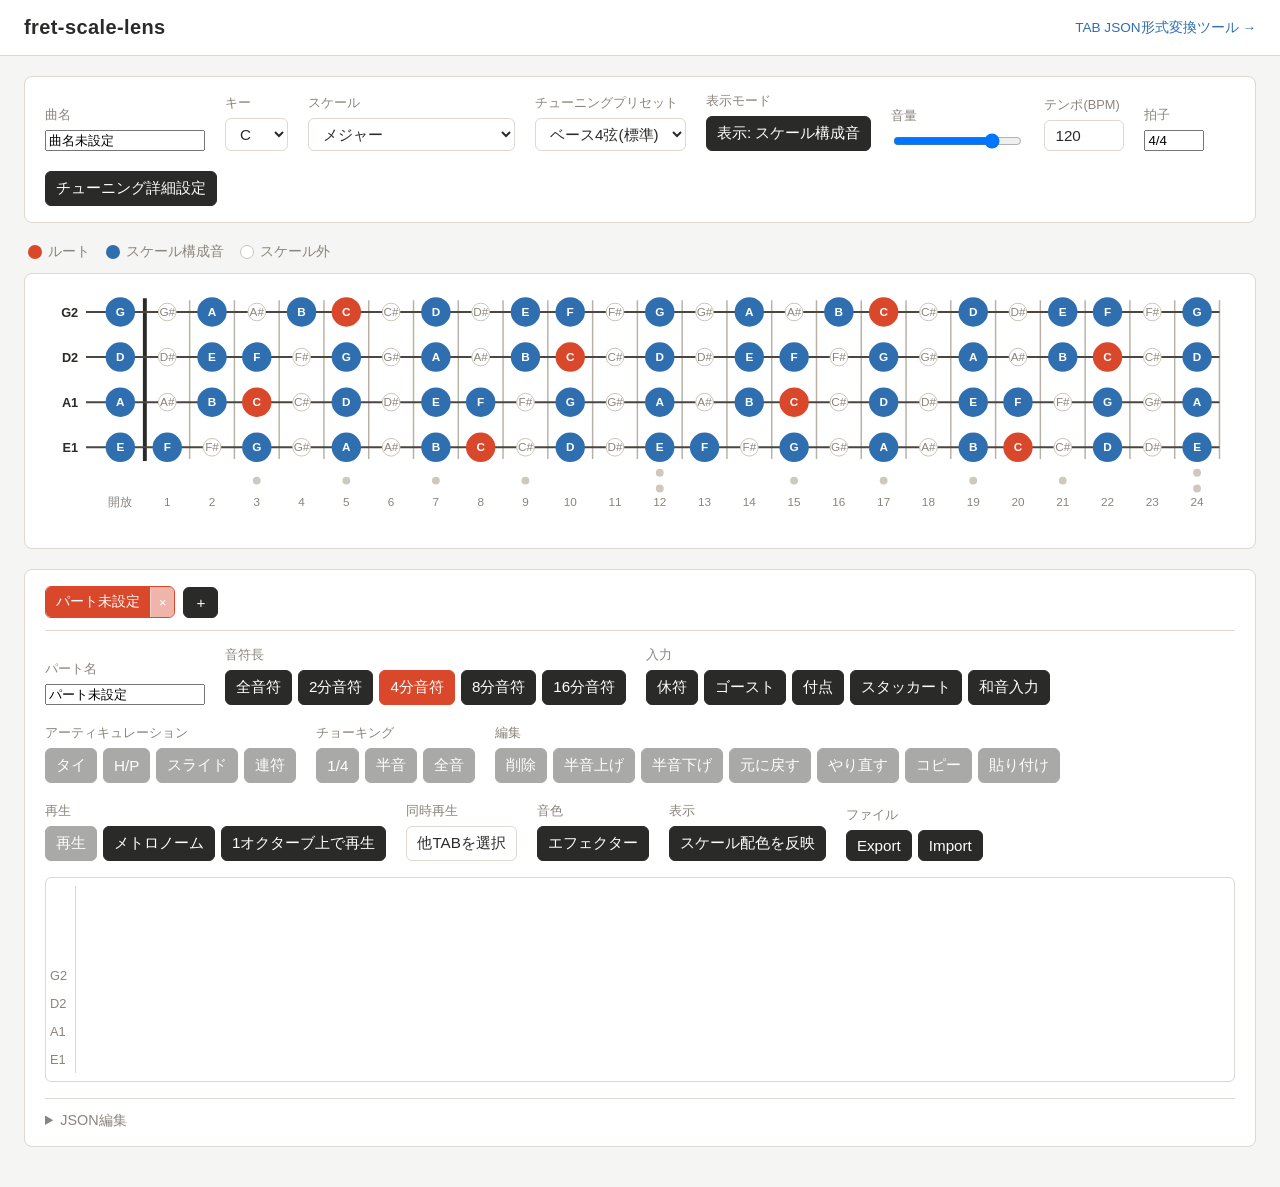
<file: index.html>
<!DOCTYPE html>
<html lang="ja">
<head>
<meta charset="UTF-8">
<meta name="viewport" content="width=device-width, initial-scale=1.0">
<title>fret-scale-lens</title>
<meta name="description" content="弦楽器のフレットボード上の音名表示と、キー・スケールに対応するフレット位置をハイライト表示するツール">
<meta property="og:title" content="fret-scale-lens">
<meta property="og:description" content="弦楽器のフレットボード上の音名表示と、キー・スケールに対応するフレット位置をハイライト表示するツール">
<meta property="og:type" content="website">
<link rel="stylesheet" href="style.css">
</head>
<body>
<header class="app-header">
  <h1>fret-scale-lens</h1>
  <a class="app-header-link" href="convert.html">TAB JSON形式変換ツール →</a>
</header>

<div id="toast-container" class="toast-container" aria-live="polite"></div>

<main>
  <section class="controls" aria-label="コントロール">
    <div class="control-group">
      <label for="song-title-input">曲名</label>
      <input type="text" id="song-title-input">
    </div>

    <div class="control-group">
      <label for="key-select">キー</label>
      <select id="key-select"></select>
    </div>

    <div class="control-group">
      <label for="scale-select">スケール</label>
      <select id="scale-select"></select>
    </div>

    <div class="control-group">
      <label for="preset-select">チューニングプリセット</label>
      <select id="preset-select"></select>
    </div>

    <div class="control-group">
      <label for="display-mode-toggle">表示モード</label>
      <button id="display-mode-toggle" type="button" aria-pressed="false"></button>
    </div>

    <div class="control-group">
      <label for="master-volume">音量</label>
      <input type="range" id="master-volume" min="0" max="1" step="0.01">
    </div>

    <div class="control-group">
      <label for="tempo-input">テンポ(BPM)</label>
      <input type="number" id="tempo-input" min="20" max="300">
    </div>

    <div class="control-group">
      <label for="time-signature-input">拍子</label>
      <input type="text" id="time-signature-input" size="5" placeholder="4/4">
    </div>

    <div class="control-group">
      <button id="tuning-detail-btn" type="button">チューニング詳細設定</button>
    </div>
  </section>

  <div id="legend" class="legend" aria-label="凡例"></div>

  <section id="fretboard-container" class="fretboard-container" aria-label="フレットボード"></section>

  <section id="tab-section" class="tab-section" aria-label="TAB譜">
    <div id="tab-bar" class="tab-bar" role="tablist" aria-label="TAB一覧">
      <div id="tab-bar-list" class="tab-bar-list"></div>
      <button id="tab-add-btn" type="button" aria-label="新規TAB作成">+</button>
    </div>

    <div class="tab-toolbar">
      <div class="control-group">
        <label for="tab-title-input">パート名</label>
        <input type="text" id="tab-title-input">
      </div>

      <div class="control-group">
        <label>音符長</label>
        <div id="duration-buttons" class="button-group"></div>
      </div>

      <div class="control-group">
        <label>入力</label>
        <div class="button-group">
          <button id="tab-rest-btn" type="button">休符</button>
          <button id="tab-ghost-btn" type="button" aria-pressed="false">ゴースト</button>
          <button id="tab-dotted-btn" type="button" aria-pressed="false">付点</button>
          <button id="tab-staccato-btn" type="button" aria-pressed="false">スタッカート</button>
          <button id="tab-chord-btn" type="button" aria-pressed="false">和音入力</button>
        </div>
      </div>

      <div class="control-group">
        <label>アーティキュレーション</label>
        <div class="button-group">
          <button id="tab-tie-btn" type="button">タイ</button>
          <button id="tab-hammer-pull-btn" type="button">H/P</button>
          <button id="tab-slide-btn" type="button">スライド</button>
          <button id="tab-tuplet-btn" type="button">連符</button>
        </div>
      </div>

      <div class="control-group">
        <label>チョーキング</label>
        <div id="bend-buttons" class="button-group"></div>
      </div>

      <div class="control-group">
        <label>編集</label>
        <div class="button-group">
          <button id="tab-delete-btn" type="button">削除</button>
          <button id="tab-transpose-up-btn" type="button">半音上げ</button>
          <button id="tab-transpose-down-btn" type="button">半音下げ</button>
          <button id="tab-undo-btn" type="button">元に戻す</button>
          <button id="tab-redo-btn" type="button">やり直す</button>
          <button id="tab-copy-btn" type="button">コピー</button>
          <button id="tab-paste-btn" type="button">貼り付け</button>
        </div>
      </div>

      <div class="control-group">
        <label>再生</label>
        <div class="button-group">
          <button id="tab-play-btn" type="button">再生</button>
          <button id="tab-metronome-btn" type="button" aria-pressed="false">メトロノーム</button>
          <button id="tab-octave-up-btn" type="button" aria-pressed="false">1オクターブ上で再生</button>
        </div>
      </div>

      <div class="control-group">
        <label>同時再生</label>
        <details id="simul-play-details" class="simul-play-details">
          <summary>他TABを選択</summary>
          <div id="simul-play-list" class="simul-play-list"></div>
        </details>
      </div>

      <div class="control-group">
        <label>音色</label>
        <div class="button-group">
          <button id="tab-effects-btn" type="button">エフェクター</button>
        </div>
      </div>

      <div class="control-group">
        <label>表示</label>
        <div class="button-group">
          <button id="tab-color-sync-btn" type="button" aria-pressed="false">スケール配色を反映</button>
        </div>
      </div>

      <div class="control-group">
        <label>ファイル</label>
        <div class="button-group">
          <button id="tab-export-btn" type="button">Export</button>
          <button id="tab-import-btn" type="button">Import</button>
          <input type="file" id="tab-import-input" accept="application/json" hidden>
        </div>
      </div>
    </div>

    <div id="tab-display" class="tab-display" aria-label="TAB譜表示"></div>

    <details id="tab-json-details" class="tab-json-details">
      <summary>JSON編集</summary>
      <p class="tab-json-hint">TABデータをJSON形式で直接編集・貼り付けできます。内容は即座にTAB譜へ反映されます(再生中は編集できません)。</p>
      <textarea id="tab-json-textarea" class="tab-json-textarea" spellcheck="false"></textarea>
      <div id="tab-json-error" class="tab-json-error" role="alert"></div>
    </details>
  </section>
</main>

<dialog id="tuning-dialog">
  <form method="dialog" class="tuning-form">
    <h2>チューニング詳細設定</h2>

    <div class="control-group">
      <label for="fret-count-input">フレット数</label>
      <input type="number" id="fret-count-input" min="1" max="36">
    </div>

    <div id="string-list" class="string-list"></div>

    <button type="button" id="add-string-btn">弦を追加</button>

    <div class="dialog-actions">
      <button type="submit">閉じる</button>
    </div>
  </form>
</dialog>

<dialog id="effects-dialog">
  <form method="dialog" class="tuning-form">
    <h2>エフェクター</h2>
    <p class="dialog-hint">現在のTABにのみ適用されます(同時再生では他TABの音には影響しません)。メトロノームは対象外です。</p>
    <div id="effects-list" class="effects-list"></div>
    <div class="dialog-actions">
      <select id="effects-add-select"></select>
      <button id="effects-add-btn" type="button">追加</button>
      <button id="effects-close-btn" type="button">閉じる</button>
    </div>
  </form>
</dialog>

<dialog id="new-tab-dialog">
  <form method="dialog" class="tuning-form" id="new-tab-form">
    <h2>新規TAB作成</h2>

    <div class="control-group">
      <label for="new-tab-partname-input">パート名</label>
      <input type="text" id="new-tab-partname-input" placeholder="パート未設定">
    </div>

    <div class="control-group">
      <label for="new-tab-preset-select">チューニングプリセット</label>
      <select id="new-tab-preset-select"></select>
    </div>

    <div class="dialog-actions">
      <button type="button" id="new-tab-cancel-btn">キャンセル</button>
      <button type="submit" id="new-tab-create-btn">作成</button>
    </div>
  </form>
</dialog>

<script type="module" src="js/main.js"></script>
</body>
</html>
</file>
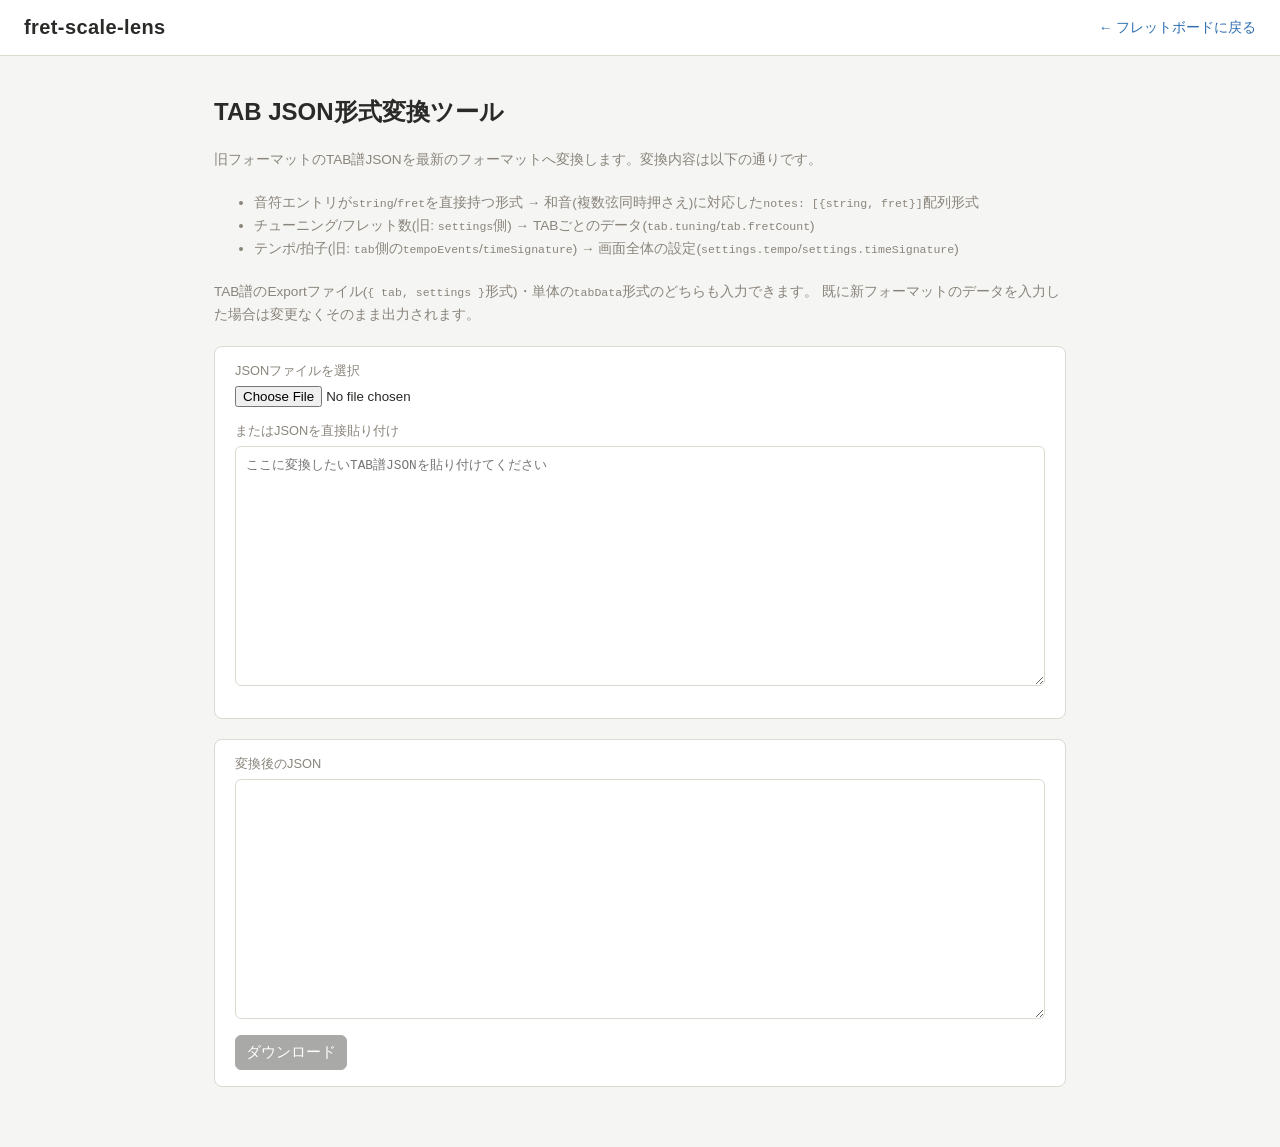
<file: convert.html>
<!DOCTYPE html>
<html lang="ja">
<head>
<meta charset="UTF-8">
<meta name="viewport" content="width=device-width, initial-scale=1.0">
<title>fret-scale-lens - TAB JSON形式変換ツール</title>
<meta name="description" content="fret-scale-lensのTAB譜JSONを旧フォーマットから和音対応の新フォーマットへ変換するツール">
<link rel="stylesheet" href="style.css">
</head>
<body>
<header class="app-header">
  <h1>fret-scale-lens</h1>
  <a class="app-header-link" href="index.html">← フレットボードに戻る</a>
</header>

<main class="convert-main">
  <h2>TAB JSON形式変換ツール</h2>
  <p class="convert-hint">
    旧フォーマットのTAB譜JSONを最新のフォーマットへ変換します。変換内容は以下の通りです。
  </p>
  <ul class="convert-hint">
    <li>音符エントリが<code>string</code>/<code>fret</code>を直接持つ形式 → 和音(複数弦同時押さえ)に対応した<code>notes: [{string, fret}]</code>配列形式</li>
    <li>チューニング/フレット数(旧: <code>settings</code>側) → TABごとのデータ(<code>tab.tuning</code>/<code>tab.fretCount</code>)</li>
    <li>テンポ/拍子(旧: <code>tab</code>側の<code>tempoEvents</code>/<code>timeSignature</code>) → 画面全体の設定(<code>settings.tempo</code>/<code>settings.timeSignature</code>)</li>
  </ul>
  <p class="convert-hint">
    TAB譜のExportファイル(<code>{ tab, settings }</code>形式)・単体の<code>tabData</code>形式のどちらも入力できます。
    既に新フォーマットのデータを入力した場合は変更なくそのまま出力されます。
  </p>

  <section class="convert-section">
    <div class="control-group">
      <label for="convert-file-input">JSONファイルを選択</label>
      <input type="file" id="convert-file-input" accept="application/json">
    </div>

    <div class="control-group">
      <label for="convert-input-textarea">またはJSONを直接貼り付け</label>
      <textarea
        id="convert-input-textarea"
        class="tab-json-textarea"
        spellcheck="false"
        placeholder="ここに変換したいTAB譜JSONを貼り付けてください"
      ></textarea>
    </div>

    <div id="convert-error" class="tab-json-error" role="alert"></div>
  </section>

  <section class="convert-section">
    <div class="control-group">
      <label for="convert-output-textarea">変換後のJSON</label>
      <textarea id="convert-output-textarea" class="tab-json-textarea" spellcheck="false" readonly></textarea>
    </div>
    <button id="convert-download-btn" type="button" disabled>ダウンロード</button>
  </section>
</main>

<script type="module" src="js/convert.js"></script>
</body>
</html>
</file>
<file: style.css>
:root {
  --color-bg: #f5f5f3;
  --color-panel: #ffffff;
  --color-border: #ddd8d0;
  --color-text: #2a2a28;
  --color-text-muted: #8a857c;
  --color-string: #4a4640;
  --color-fret-wire: #b8b2a6;
  --color-nut: #2a2a28;
  --color-root: #d9482b;
  --color-root-text: #ffffff;
  --color-in-scale: #2f6fb0;
  --color-in-scale-text: #ffffff;
  --color-muted-fill: #ffffff;
  --color-muted-stroke: #c9c4b8;
  --color-position-marker: #cfc9bb;
  --color-function-t: #c2703a;
  --color-function-s: #3f9142;
  --color-function-d: #2f6fb0;
  --color-function-neutral: #8a5fb0;
  --color-function-text: #ffffff;
  --color-root-accent-border: #2a2a28;
  --color-tab-bg: #ffffff;
  --color-tab-cell-empty: #cfc9bb;
  --color-tab-note: #2a2a28;
  --color-tab-ghost: #b0392b;
  --color-tab-rest: #8a857c;
  --color-tab-selected: #fbe4a1;
  --color-tab-playing: #d9482b;
  --color-tab-bar-line: #ddd8d0;
  --color-tab-measure-invalid: rgba(217, 72, 43, 0.12);
  --color-tab-measure-number: #b0aa9c;
  --color-toast-bg: #2a2a28;
  --color-toast-text: #ffffff;
  --color-tab-duration: #5c5850;
  --color-tab-tuplet: #6a4fb0;
  --color-tab-tuplet-incomplete: #d9482b;
  --color-tab-chord-bg: rgba(47, 111, 176, 0.08);
  --color-tab-chord-border: rgba(47, 111, 176, 0.35);
}

* {
  box-sizing: border-box;
}

body {
  margin: 0;
  font-family: "Hiragino Kaku Gothic ProN", "Yu Gothic", "Segoe UI", sans-serif;
  background: var(--color-bg);
  color: var(--color-text);
}

.app-header {
  display: flex;
  align-items: center;
  justify-content: space-between;
  gap: 16px;
  padding: 16px 24px;
  border-bottom: 1px solid var(--color-border);
  background: var(--color-panel);
}

.app-header h1 {
  margin: 0;
  font-size: 1.25rem;
  letter-spacing: 0.02em;
}

.app-header-link {
  font-size: 0.85rem;
  color: var(--color-in-scale);
  text-decoration: none;
  white-space: nowrap;
}

.app-header-link:hover {
  text-decoration: underline;
}

main {
  padding: 20px 24px 40px;
  max-width: 1400px;
  margin: 0 auto;
}

.controls {
  display: flex;
  flex-wrap: wrap;
  align-items: flex-end;
  gap: 20px;
  background: var(--color-panel);
  border: 1px solid var(--color-border);
  border-radius: 8px;
  padding: 16px 20px;
  margin-bottom: 20px;
}

.control-group {
  display: flex;
  flex-direction: column;
  gap: 6px;
}

.control-group label {
  font-size: 0.8rem;
  color: var(--color-text-muted);
}

select,
input[type="number"],
button {
  font-family: inherit;
  font-size: 0.95rem;
  padding: 6px 10px;
  border: 1px solid var(--color-border);
  border-radius: 6px;
  background: var(--color-panel);
  color: var(--color-text);
}

input[type="number"] {
  width: 80px;
}

button {
  cursor: pointer;
  background: var(--color-text);
  color: var(--color-panel);
  border-color: var(--color-text);
}

button:hover {
  opacity: 0.85;
}

button:disabled {
  opacity: 0.4;
  cursor: not-allowed;
}

button.active {
  background: var(--color-root);
  border-color: var(--color-root);
}

.button-group {
  display: flex;
  gap: 6px;
  flex-wrap: wrap;
}

.legend {
  display: flex;
  flex-wrap: wrap;
  gap: 16px;
  margin-bottom: 12px;
  padding: 0 4px;
}

.legend-item {
  display: inline-flex;
  align-items: center;
  gap: 6px;
  font-size: 0.85rem;
  color: var(--color-text-muted);
}

.legend-swatch {
  display: inline-block;
  width: 14px;
  height: 14px;
  border-radius: 50%;
  flex-shrink: 0;
}

.legend-swatch.root {
  background: var(--color-root);
}

.legend-swatch.in-scale {
  background: var(--color-in-scale);
}

.legend-swatch.muted {
  background: var(--color-muted-fill);
  border: 1px solid var(--color-muted-stroke);
}

.legend-swatch.function-t {
  background: var(--color-function-t);
}

.legend-swatch.function-s {
  background: var(--color-function-s);
}

.legend-swatch.function-d {
  background: var(--color-function-d);
}

.legend-swatch.function-neutral {
  background: var(--color-function-neutral);
}

.legend-swatch.root-accent {
  background: var(--color-function-t);
  border: 3px solid var(--color-root-accent-border);
}

.fretboard-container {
  width: 100%;
  background: var(--color-panel);
  border: 1px solid var(--color-border);
  border-radius: 8px;
  padding: 12px;
  overflow-x: auto;
}

.fretboard-container svg {
  display: block;
  user-select: none;
  -webkit-user-select: none;
  -moz-user-select: none;
  -webkit-touch-callout: none;
  touch-action: manipulation;
}

.string-line {
  stroke: var(--color-string);
  stroke-width: 2;
}

.fret-wire {
  stroke: var(--color-fret-wire);
  stroke-width: 1.5;
}

.nut {
  stroke: var(--color-nut);
  stroke-width: 4;
}

.fret-number {
  fill: var(--color-text-muted);
  font-size: 12px;
}

.position-marker {
  fill: var(--color-position-marker);
}

.string-label {
  fill: var(--color-text);
  font-size: 13px;
  font-weight: 600;
}

.note-cell {
  cursor: pointer;
  outline: none;
}

.note-cell:focus-visible .note-circle {
  stroke: var(--color-text);
  stroke-width: 2;
}

.note-cell:hover .note-circle {
  filter: brightness(1.08);
}

.note-circle {
  transition: r 0.1s ease;
}

.note-circle.root {
  fill: var(--color-root);
}

.note-circle.in-scale {
  fill: var(--color-in-scale);
}

.note-circle.muted {
  fill: var(--color-muted-fill);
  stroke: var(--color-muted-stroke);
  stroke-width: 1;
}

.note-circle.function-t {
  fill: var(--color-function-t);
}

.note-circle.function-s {
  fill: var(--color-function-s);
}

.note-circle.function-d {
  fill: var(--color-function-d);
}

.note-circle.function-neutral {
  fill: var(--color-function-neutral);
}

.note-circle.root-accent {
  stroke: var(--color-root-accent-border);
  stroke-width: 3;
}

.note-text {
  font-size: 12px;
  font-weight: 600;
  fill: var(--color-root-text);
  pointer-events: none;
  user-select: none;
}

.note-text.muted {
  fill: var(--color-text-muted);
  font-weight: 400;
}

dialog {
  border: none;
  border-radius: 10px;
  padding: 0;
  max-width: 480px;
  width: 90vw;
}

dialog::backdrop {
  background: rgba(0, 0, 0, 0.35);
}

.tuning-form {
  display: flex;
  flex-direction: column;
  gap: 14px;
  padding: 20px 24px;
}

.tuning-form h2 {
  margin: 0;
  font-size: 1.05rem;
}

.string-list {
  display: flex;
  flex-direction: column;
  gap: 8px;
}

.string-row {
  display: flex;
  align-items: center;
  gap: 8px;
}

.string-row-label {
  width: 44px;
  font-size: 0.85rem;
  color: var(--color-text-muted);
}

.dialog-actions {
  display: flex;
  justify-content: flex-end;
}

.tab-section {
  margin-top: 20px;
  background: var(--color-panel);
  border: 1px solid var(--color-border);
  border-radius: 8px;
  padding: 16px 20px;
}

.tab-bar {
  display: flex;
  flex-wrap: wrap;
  align-items: center;
  gap: 8px;
  margin-bottom: 16px;
  padding-bottom: 12px;
  border-bottom: 1px solid var(--color-border);
}

.tab-bar-list {
  display: flex;
  flex-wrap: wrap;
  gap: 6px;
}

.tab-bar-item {
  display: flex;
  align-items: stretch;
  border: 1px solid var(--color-border);
  border-radius: 6px;
  overflow: hidden;
}

.tab-bar-item.active {
  border-color: var(--color-root);
}

.tab-bar-title {
  border: none;
  border-radius: 0;
  background: var(--color-panel);
  color: var(--color-text);
  font-size: 0.85rem;
  padding: 6px 10px;
}

.tab-bar-item.active .tab-bar-title {
  background: var(--color-root);
  color: var(--color-root-text);
}

.tab-bar-close {
  border: none;
  border-radius: 0;
  border-left: 1px solid var(--color-border);
  background: var(--color-panel);
  color: var(--color-text-muted);
  font-size: 0.8rem;
  padding: 6px 8px;
}

.tab-bar-item.active .tab-bar-close {
  background: var(--color-root);
  color: var(--color-root-text);
  border-left-color: rgba(255, 255, 255, 0.4);
}

#tab-add-btn {
  padding: 6px 12px;
}

.tab-toolbar {
  display: flex;
  flex-wrap: wrap;
  align-items: flex-end;
  gap: 20px;
  margin-bottom: 16px;
}

#tab-title-input {
  width: 160px;
}

#song-title-input,
#new-tab-partname-input {
  width: 160px;
}

#tempo-input {
  width: 80px;
}

#time-signature-input {
  width: 60px;
}

.simul-play-details {
  position: relative;
}

.simul-play-details summary {
  cursor: pointer;
  font-size: 0.95rem;
  padding: 6px 10px;
  border: 1px solid var(--color-border);
  border-radius: 6px;
  background: var(--color-panel);
  user-select: none;
  list-style: none;
}

.simul-play-details summary::-webkit-details-marker {
  display: none;
}

.simul-play-list {
  position: absolute;
  top: calc(100% + 4px);
  left: 0;
  z-index: 10;
  min-width: 160px;
  display: flex;
  flex-direction: column;
  gap: 6px;
  background: var(--color-panel);
  border: 1px solid var(--color-border);
  border-radius: 6px;
  padding: 10px;
  box-shadow: 0 4px 12px rgba(0, 0, 0, 0.12);
}

.simul-play-item {
  display: flex;
  align-items: center;
  gap: 6px;
  font-size: 0.85rem;
  cursor: pointer;
}

.simul-play-empty {
  margin: 0;
  font-size: 0.8rem;
  color: var(--color-text-muted);
}

.tab-display {
  overflow-x: auto;
  border: 1px solid var(--color-border);
  border-radius: 6px;
  background: var(--color-tab-bg);
  padding: 8px 4px;
  user-select: none;
  -webkit-user-select: none;
  -webkit-touch-callout: none;
  touch-action: manipulation;
}

.tab-grid {
  display: flex;
  min-width: max-content;
}

.tab-string-labels {
  display: flex;
  flex-direction: column;
  flex-shrink: 0;
  /* .tab-scroll-area(padding-top:15px、小節番号用)+ .tab-measure(padding-top:4px)の
     合計オフセットに合わせて弦の行を揃える */
  padding-top: 19px;
  padding-right: 8px;
  border-right: 1px solid var(--color-border);
  margin-right: 6px;
}

.tab-string-label {
  height: 28px;
  display: flex;
  align-items: center;
  font-size: 0.8rem;
  color: var(--color-text-muted);
}

.tab-string-label-spacer {
  height: 28px;
}

.tab-scroll-area {
  display: flex;
  align-items: stretch;
  padding-top: 15px;
}

.tab-col {
  display: grid;
  grid-auto-rows: 28px;
  align-items: center;
  justify-items: center;
  min-width: 32px;
  padding: 0 4px;
  cursor: pointer;
  border-radius: 4px;
}

.tab-col.selected {
  background: var(--color-tab-selected);
}

.tab-col.playing {
  outline: 2px solid var(--color-tab-playing);
}

.tab-col:focus-visible {
  outline: 2px solid var(--color-text);
}

.tab-col-chord {
  background: var(--color-tab-chord-bg);
  border: 1px solid var(--color-tab-chord-border);
}

.tab-duration-symbol {
  font-size: 1.15rem;
  font-weight: 600;
  color: var(--color-tab-duration);
  height: 20px;
  line-height: 1;
}

.tab-tuplet-row {
  display: flex;
  align-items: center;
  justify-content: center;
  gap: 1px;
  width: 100%;
  height: 16px;
  font-size: 0.85rem;
  font-weight: 700;
  line-height: 1;
  text-align: center;
  color: var(--color-tab-tuplet);
}

/* スタッカート。連符の数字と同じ行に置くため、連符の配色に引きずられないよう色を指定する */
.tab-staccato-dot {
  color: var(--color-text);
  font-size: 1rem;
  line-height: 1;
}

.tab-tuplet-row.tab-tuplet-marked {
  border-bottom: 2px solid var(--color-tab-tuplet);
}

.tab-tuplet-row.tab-tuplet-incomplete {
  border-bottom-style: dashed;
  border-bottom-color: var(--color-tab-tuplet-incomplete);
  color: var(--color-tab-tuplet-incomplete);
}

.tab-cell {
  font-size: 0.85rem;
  font-variant-numeric: tabular-nums;
}

.tab-cell-empty {
  color: var(--color-tab-cell-empty);
}

.tab-cell-note {
  color: var(--color-tab-note);
  font-weight: 600;
}

.tab-cell-note.tab-color-root {
  background: var(--color-root);
  color: var(--color-root-text);
  border-radius: 4px;
  padding: 1px 5px;
}

.tab-cell-note.tab-color-in-scale {
  background: var(--color-in-scale);
  color: var(--color-in-scale-text);
  border-radius: 4px;
  padding: 1px 5px;
}

.tab-cell-note.tab-color-function-t {
  background: var(--color-function-t);
  color: var(--color-function-text);
  border-radius: 4px;
  padding: 1px 5px;
}

.tab-cell-note.tab-color-function-s {
  background: var(--color-function-s);
  color: var(--color-function-text);
  border-radius: 4px;
  padding: 1px 5px;
}

.tab-cell-note.tab-color-function-d {
  background: var(--color-function-d);
  color: var(--color-function-text);
  border-radius: 4px;
  padding: 1px 5px;
}

.tab-cell-note.tab-color-function-neutral {
  background: var(--color-function-neutral);
  color: var(--color-function-text);
  border-radius: 4px;
  padding: 1px 5px;
}

.tab-cell-note.tab-color-root-accent {
  outline: 2px solid var(--color-root-accent-border);
  outline-offset: 1px;
}

.tab-cell-ghost {
  color: var(--color-tab-ghost);
  font-weight: 600;
}

.tab-rest-cell {
  color: var(--color-tab-rest);
  font-size: 0.8rem;
  display: flex;
  align-items: center;
  justify-content: center;
}

.tab-col-rest {
  min-width: 24px;
}

.tab-measure {
  position: relative;
  display: flex;
  align-items: stretch;
  border-left: 1px solid var(--color-tab-bar-line);
  padding: 4px 4px 0;
  margin-left: 2px;
  border-radius: 4px;
}

.tab-measure:first-child {
  border-left: none;
  margin-left: 0;
  padding-left: 0;
}

.tab-measure.invalid {
  background: var(--color-tab-measure-invalid);
}

.tab-measure-number {
  position: absolute;
  top: -15px;
  left: 4px;
  font-size: 0.7rem;
  color: var(--color-tab-measure-number);
}

.tab-json-details {
  margin-top: 16px;
  border-top: 1px solid var(--color-border);
  padding-top: 12px;
}

.tab-json-details summary {
  cursor: pointer;
  font-size: 0.9rem;
  color: var(--color-text-muted);
  user-select: none;
}

.tab-json-hint {
  font-size: 0.8rem;
  color: var(--color-text-muted);
  margin: 8px 0;
}

.tab-json-textarea {
  display: block;
  width: 100%;
  min-height: 240px;
  font-family: "SFMono-Regular", Consolas, "Liberation Mono", monospace;
  font-size: 0.8rem;
  line-height: 18px;
  padding: 10px;
  border: 1px solid var(--color-border);
  border-radius: 6px;
  resize: vertical;
  box-sizing: border-box;
}

.tab-json-textarea:disabled {
  opacity: 0.5;
  cursor: not-allowed;
}

.tab-json-error {
  min-height: 1.2em;
  margin-top: 6px;
  font-size: 0.8rem;
  color: var(--color-root);
  display: none;
}

.tab-json-error.visible {
  display: block;
}

.convert-main {
  max-width: 900px;
}

.convert-hint {
  font-size: 0.85rem;
  color: var(--color-text-muted);
  line-height: 1.7;
  margin: 0 0 20px;
}

.convert-hint code {
  font-family: "SFMono-Regular", Consolas, "Liberation Mono", monospace;
  font-size: 0.85em;
}

.convert-section {
  background: var(--color-panel);
  border: 1px solid var(--color-border);
  border-radius: 8px;
  padding: 16px 20px;
  margin-bottom: 20px;
}

.convert-section .control-group {
  margin-bottom: 16px;
}

.convert-section .control-group:last-child {
  margin-bottom: 0;
}

.toast-container {
  position: fixed;
  top: 12px;
  left: 50%;
  transform: translateX(-50%);
  z-index: 1000;
  display: flex;
  flex-direction: column;
  gap: 8px;
  align-items: center;
  pointer-events: none;
}

.toast {
  display: flex;
  align-items: center;
  gap: 10px;
  max-width: 90vw;
  background: var(--color-toast-bg);
  color: var(--color-toast-text);
  font-size: 0.85rem;
  padding: 10px 12px 10px 16px;
  border-radius: 8px;
  box-shadow: 0 4px 12px rgba(0, 0, 0, 0.2);
  pointer-events: auto;
}

.toast-close {
  flex-shrink: 0;
  padding: 2px 8px;
  font-size: 0.85rem;
  line-height: 1;
  background: transparent;
  color: var(--color-toast-text);
  border-color: rgba(255, 255, 255, 0.4);
}

/* --- エフェクター --- */

.dialog-hint {
  margin: 0 0 12px;
  font-size: 0.8rem;
  color: var(--color-text-muted, #6b6b66);
}

.effects-list {
  display: flex;
  flex-direction: column;
  gap: 10px;
  min-width: 340px;
  margin-bottom: 12px;
}

.effects-empty {
  margin: 0;
  font-size: 0.85rem;
  color: var(--color-text-muted, #6b6b66);
}

.effects-item {
  padding: 10px;
  border: 1px solid var(--color-border);
  border-radius: 6px;
}

.effects-item-head {
  display: flex;
  align-items: center;
  gap: 8px;
  margin-bottom: 8px;
  font-weight: 700;
}

.effects-remove {
  margin-left: auto;
}

.effects-param {
  display: grid;
  grid-template-columns: 4em 1fr 3em;
  align-items: center;
  gap: 8px;
  font-size: 0.85rem;
}

.effects-param-value {
  font-variant-numeric: tabular-nums;
  text-align: right;
  color: var(--color-text-muted, #6b6b66);
}

/* チョーキング。連符の数字と紛れないよう、スタッカートと同じ行で色を分ける */
.tab-bend-mark {
  color: var(--color-tab-bend, #b5651d);
  font-size: 0.75rem;
  line-height: 1;
  white-space: nowrap;
}
</file>
